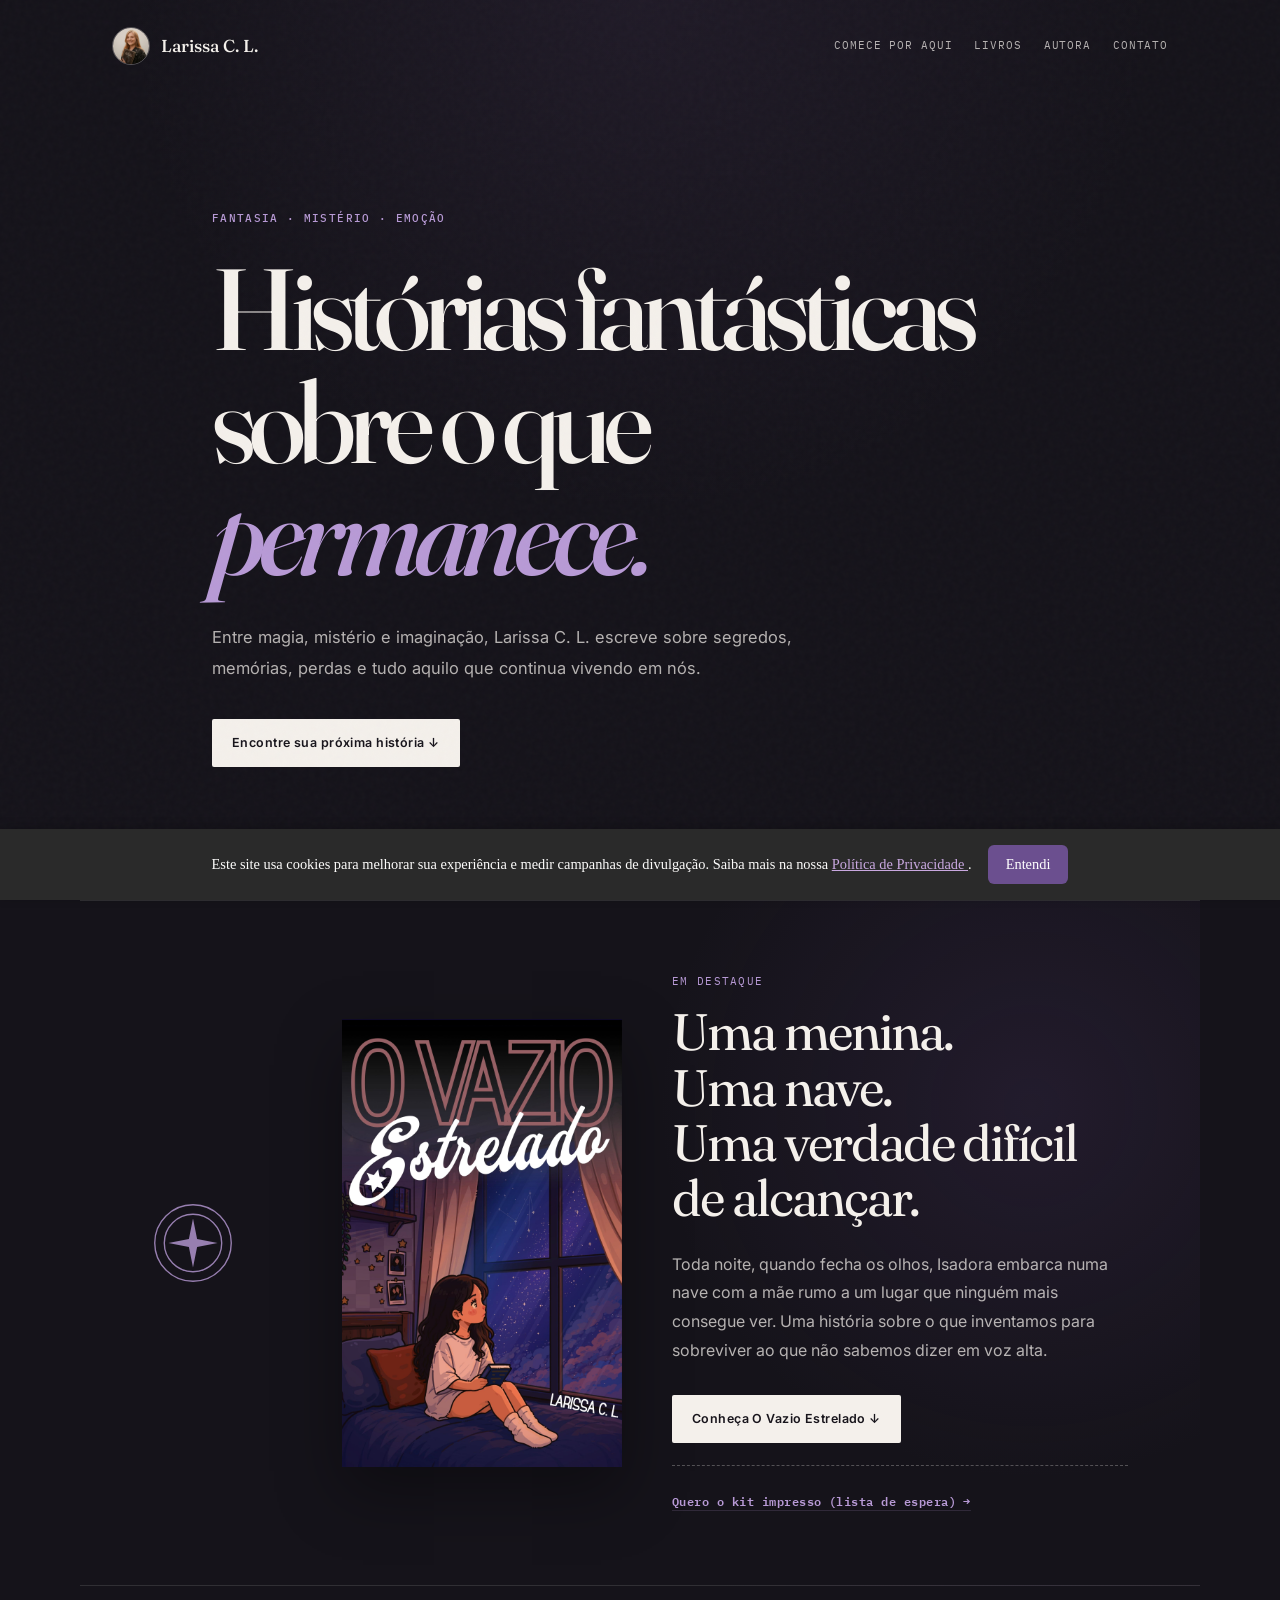
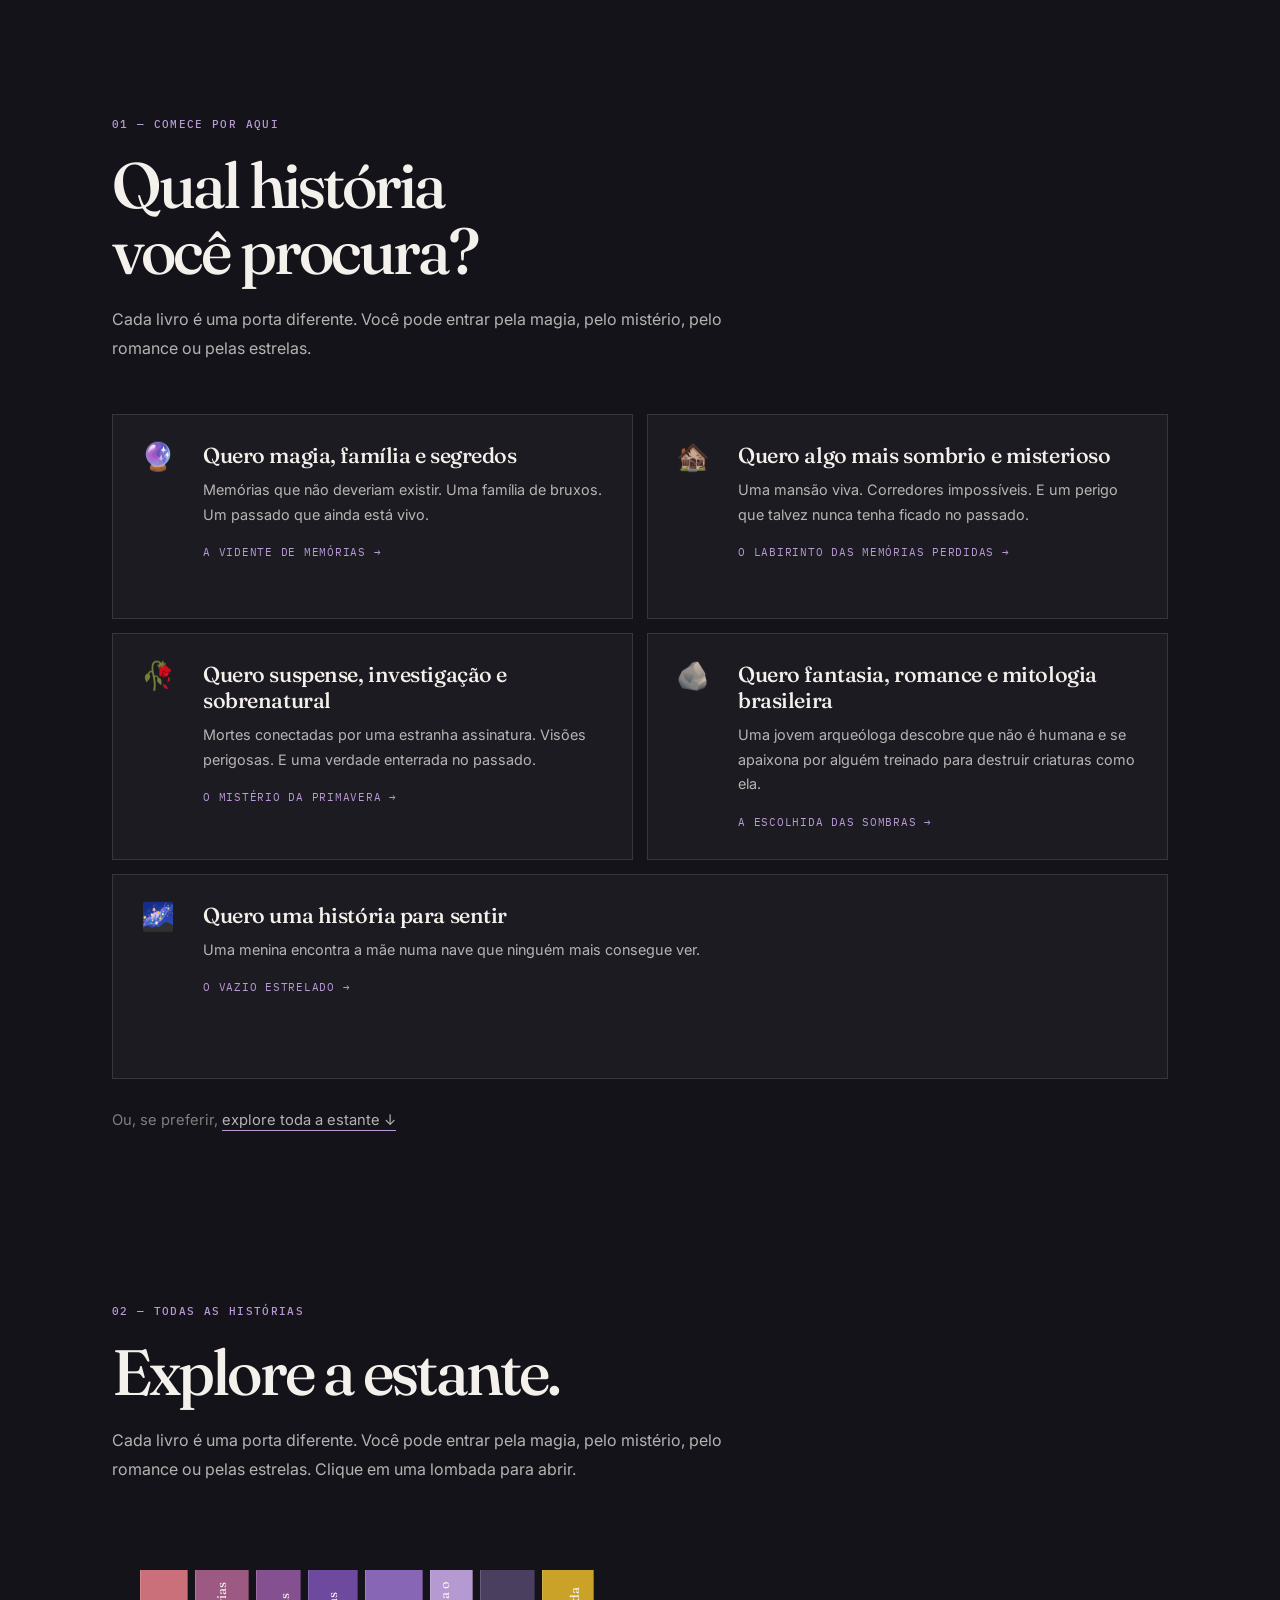
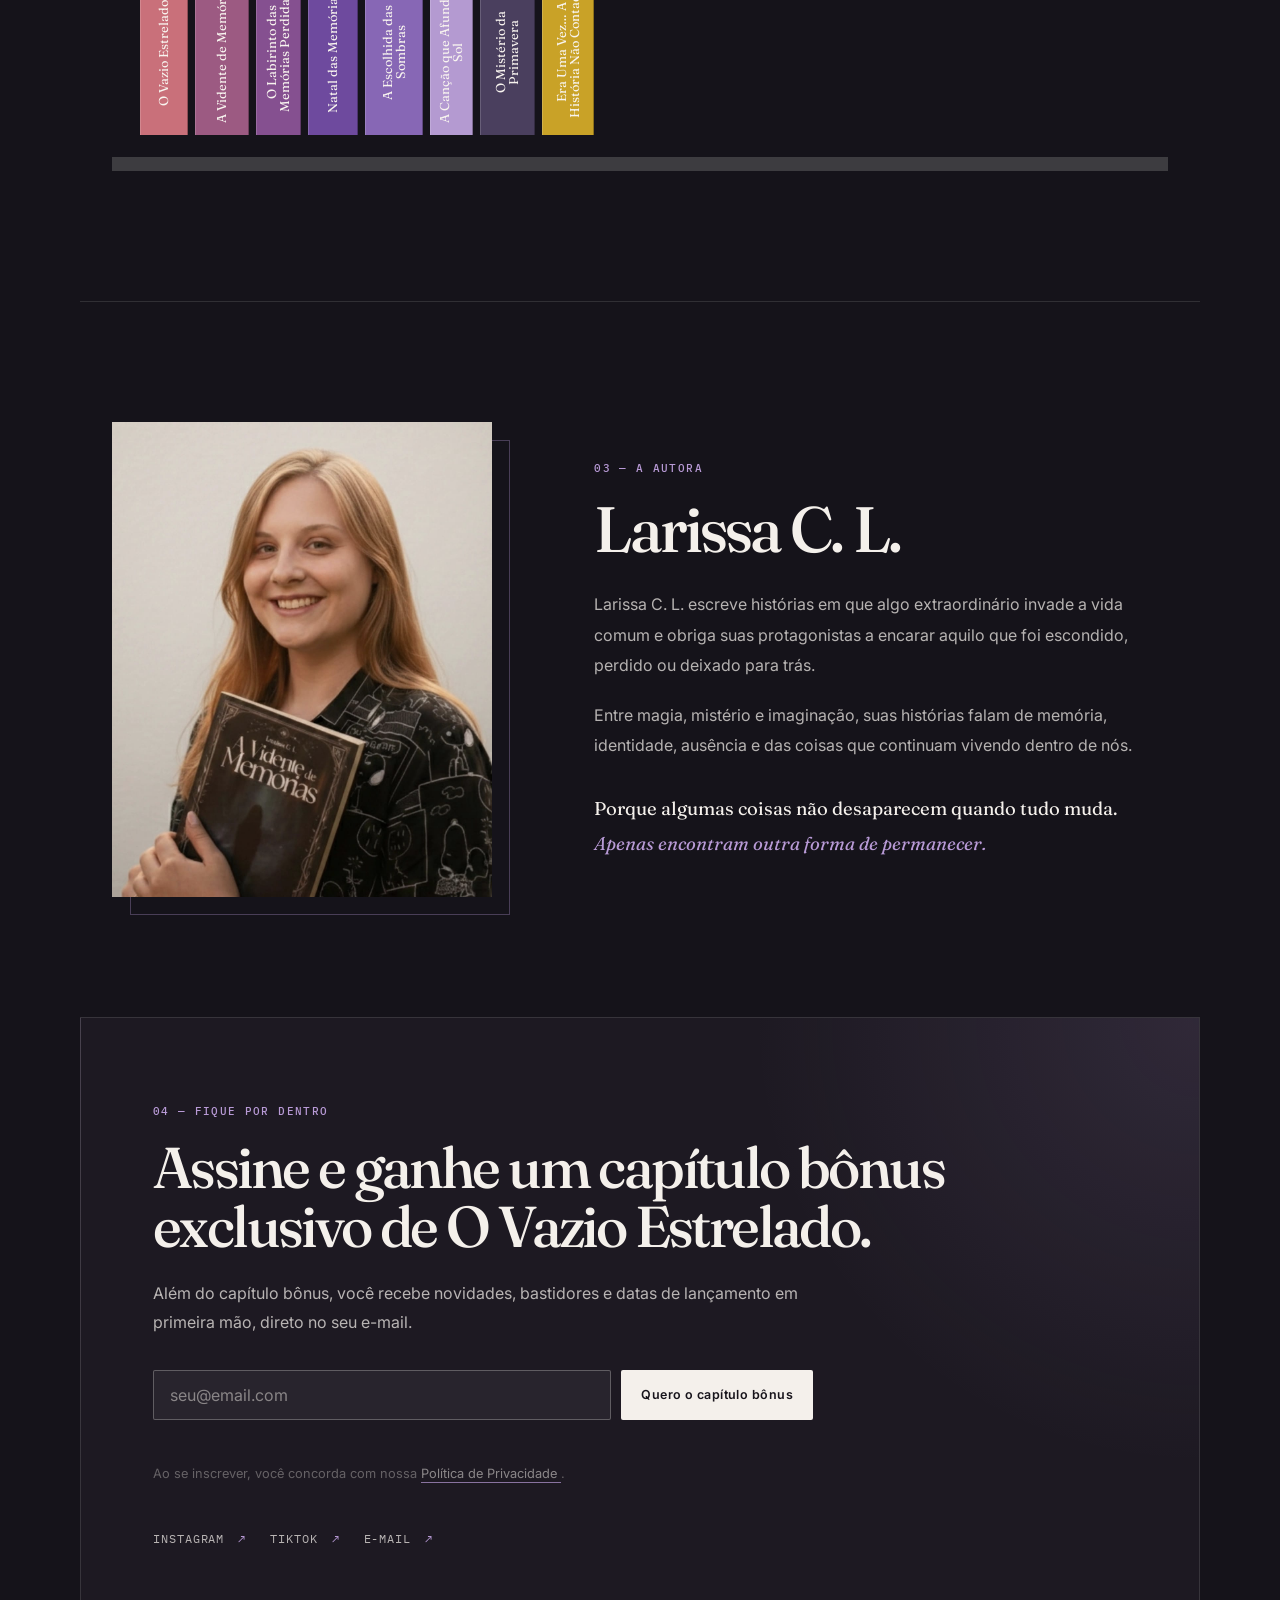
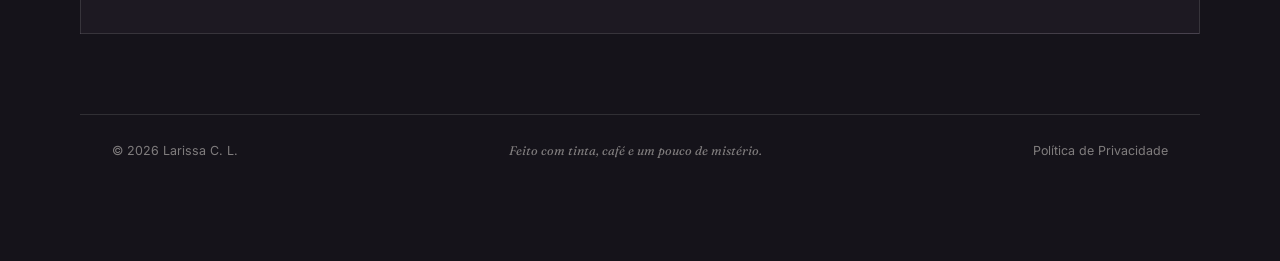
<file: index.html>
<!DOCTYPE html>
<html lang="pt-BR">

<head>
<meta charset="UTF-8">

<meta name="viewport" content="width=device-width, initial-scale=1.0">

<meta
  name="google-site-verification"
  content="cuv3bY3OhQ8v5rNJo01ytBoz14KcuwAs7c931UWcuzA"
/>

<title>Larissa C. L. | Histórias fantásticas sobre o que permanece</title>

<meta
  name="description"
  content="Larissa C. L. escreve fantasia, mistério e histórias emocionais sobre segredos, memórias, perdas e tudo aquilo que permanece em nós. Conheça seus livros."
>

<link
  rel="canonical"
  href="https://larissachlopes.github.io/autora-larissa/"
>


<!-- =========================================================
     OPEN GRAPH / COMPARTILHAMENTO
========================================================= -->

<meta property="og:type" content="website">

<meta
  property="og:url"
  content="https://larissachlopes.github.io/autora-larissa/"
>

<meta
  property="og:title"
  content="Larissa C. L. | Histórias fantásticas sobre o que permanece"
>

<meta
  property="og:description"
  content="Magia, mistério, segredos e estrelas. Conheça os livros de Larissa C. L."
>

<meta
  property="og:image"
  content="https://larissachlopes.github.io/autora-larissa/assets/autora/larissa.jpg"
>

<meta property="og:locale" content="pt_BR">


<!-- TWITTER / X -->

<meta name="twitter:card" content="summary_large_image">

<meta
  name="twitter:title"
  content="Larissa C. L. | Histórias fantásticas sobre o que permanece"
>

<meta
  name="twitter:description"
  content="Fantasia, mistério e histórias sobre tudo aquilo que permanece em nós."
>

<meta
  name="twitter:image"
  content="https://larissachlopes.github.io/autora-larissa/assets/autora/larissa.jpg"
>


<!-- =========================================================
     FONTES
========================================================= -->

<link rel="preconnect" href="https://fonts.googleapis.com">

<link
  rel="preconnect"
  href="https://fonts.gstatic.com"
  crossorigin
>

<link
  href="https://fonts.googleapis.com/css2?family=Fraunces:ital,opsz,wght@0,9..144,400;0,9..144,500;0,9..144,600;1,9..144,500;1,9..144,600&family=Inter:wght@400;500;600&family=IBM+Plex+Mono:wght@400;500&display=swap"
  rel="stylesheet"
>

<link rel="stylesheet" href="style.css?v=3">


<!-- =========================================================
     META PIXEL
========================================================= -->

<script>
!function(f,b,e,v,n,t,s)
{
  if(f.fbq)return;

  n=f.fbq=function()
  {
    n.callMethod ?
    n.callMethod.apply(n,arguments) :
    n.queue.push(arguments)
  };

  if(!f._fbq)f._fbq=n;

  n.push=n;
  n.loaded=!0;
  n.version='2.0';

  n.queue=[];

  t=b.createElement(e);
  t.async=!0;
  t.src=v;

  s=b.getElementsByTagName(e)[0];

  s.parentNode.insertBefore(t,s);

}
(
  window,
  document,
  'script',
  'https://connect.facebook.net/en_US/fbevents.js'
);

fbq('init', '2176163186285797');
fbq('track', 'PageView');
</script>


<!-- =========================================================
     SCHEMA.ORG — AUTORA
========================================================= -->

<script type="application/ld+json">
{
  "@context": "https://schema.org",
  "@type": "Person",
  "name": "Larissa C. L.",
  "url": "https://larissachlopes.github.io/autora-larissa/",
  "image": "https://larissachlopes.github.io/autora-larissa/assets/autora/larissa.jpg",
  "description": "Autora brasileira de fantasia, mistério e histórias emocionais sobre segredos, memórias e tudo aquilo que permanece.",
  "sameAs": [
    "https://www.instagram.com/autora_larissacl/",
    "https://www.tiktok.com/@larissa.autora"
  ]
}
</script>


<!-- =========================================================
     SCHEMA.ORG — LIVROS
========================================================= -->

<script type="application/ld+json">
{
  "@context": "https://schema.org",
  "@graph": [

    {
      "@type": "Book",
      "name": "O Vazio Estrelado",
      "author": {
        "@type": "Person",
        "name": "Larissa C. L."
      },
      "url": "https://www.amazon.com.br/dp/B0HCGM2V8C",
      "inLanguage": "pt-BR",
      "aggregateRating": {
        "@type": "AggregateRating",
        "ratingValue": "4.9",
        "bestRating": "5",
        "reviewCount": "11"
      }
    },

    {
      "@type": "Book",
      "name": "A Vidente de Memórias",
      "author": {
        "@type": "Person",
        "name": "Larissa C. L."
      },
      "url": "https://www.amazon.com.br/dp/B0F7GZW1WX",
      "inLanguage": "pt-BR",
      "aggregateRating": {
        "@type": "AggregateRating",
        "ratingValue": "4.8",
        "bestRating": "5",
        "reviewCount": "39"
      }
    },

    {
      "@type": "Book",
      "name": "O Labirinto das Memórias Perdidas",
      "author": {
        "@type": "Person",
        "name": "Larissa C. L."
      },
      "url": "https://www.amazon.com.br/dp/B0GLJM6M1T",
      "inLanguage": "pt-BR",
      "aggregateRating": {
        "@type": "AggregateRating",
        "ratingValue": "5.0",
        "bestRating": "5",
        "reviewCount": "7"
      }
    },

    {
      "@type": "Book",
      "name": "A Escolhida das Sombras",
      "author": {
        "@type": "Person",
        "name": "Larissa C. L."
      },
      "url": "https://www.amazon.com.br/dp/B0G965YWL4",
      "inLanguage": "pt-BR",
      "aggregateRating": {
        "@type": "AggregateRating",
        "ratingValue": "5.0",
        "bestRating": "5",
        "reviewCount": "12"
      }
    },

    {
      "@type": "Book",
      "name": "O Mistério da Primavera",
      "author": {
        "@type": "Person",
        "name": "Larissa C. L."
      },
      "url": "https://www.amazon.com.br/dp/B0FHV4N9TQ",
      "inLanguage": "pt-BR",
      "aggregateRating": {
        "@type": "AggregateRating",
        "ratingValue": "4.5",
        "bestRating": "5",
        "reviewCount": "22"
      }
    },

    {
      "@type": "Book",
      "name": "Natal das Memórias",
      "author": {
        "@type": "Person",
        "name": "Larissa C. L."
      },
      "url": "https://www.amazon.com.br/dp/B0G9539KYM",
      "inLanguage": "pt-BR"
    },

    {
      "@type": "Book",
      "name": "Era Uma Vez… A História Não Contada",
      "author": {
        "@type": "Person",
        "name": "Larissa C. L."
      },
      "url": "https://climaxeditorial.com.br/produto/era-uma-vez/",
      "inLanguage": "pt-BR"
    }

  ]
}
</script>

</head>


<body>

<!-- META PIXEL NOSCRIPT -->

<noscript>
  <img
    height="1"
    width="1"
    style="display:none"
    src="https://www.facebook.com/tr?id=2176163186285797&ev=PageView&noscript=1"
    alt=""
  >
</noscript>


<!-- TEXTURA -->

<div class="grain"></div>


<!-- =========================================================
     HEADER
========================================================= -->

<header class="site-header">

  <a class="brand" href="#topo">

    <img
      class="brand-photo"
      src="assets/autora/larissa.jpg"
      alt="Larissa C. L."
    >

    <span>Larissa C. L.</span>

  </a>


  <nav class="site-nav">

    <a href="#comece-aqui">Comece por aqui</a>

    <a href="#estante">Livros</a>

    <a href="#autora">Autora</a>

    <a href="#contato">Contato</a>

  </nav>

</header>


<main>


<!-- =========================================================
     HERO
========================================================= -->

<section class="hero" id="topo">

  <p class="eyebrow">
    FANTASIA · MISTÉRIO · EMOÇÃO
  </p>


  <h1 class="hero-title">
    Histórias fantásticas<br>
    sobre o que <em>permanece.</em>
  </h1>


  <p class="hero-sub">

    Entre magia, mistério e imaginação, Larissa C. L. escreve
    sobre segredos, memórias, perdas e tudo aquilo que continua
    vivendo em nós.

  </p>


  <a
    class="btn btn-primary"
    href="#comece-aqui"
  >
    Encontre sua próxima história ↓
  </a>

</section>



<!-- =========================================================
     DESTAQUE — O VAZIO ESTRELADO
========================================================= -->

<section
  class="teaser"
  id="teaser"
  aria-label="Livro em destaque"
>

  <div
    class="teaser-seal"
    aria-hidden="true"
  >

    <svg
      viewBox="0 0 60 60"
      xmlns="http://www.w3.org/2000/svg"
    >

      <circle
        cx="30"
        cy="30"
        r="28"
        fill="none"
        stroke="currentColor"
        stroke-width="1"
      />

      <circle
        cx="30"
        cy="30"
        r="21"
        fill="none"
        stroke="currentColor"
        stroke-width="1"
      />

      <path
        d="M30 12 L33 27 L48 30 L33 33 L30 48 L27 33 L12 30 L27 27 Z"
        fill="currentColor"
      />

    </svg>

  </div>


  <div class="teaser-cover">

    <img
      src="assets/capas/vazio-estrelado.jpg"
      alt="Capa do livro O Vazio Estrelado"
      loading="lazy"
    >

  </div>


  <div class="teaser-text">

    <p class="teaser-eyebrow">
      Em destaque
    </p>


    <p class="teaser-title">
      Uma menina.<br>
      Uma nave.<br>
      Uma verdade difícil de alcançar.
    </p>


    <p class="teaser-synopsis">

      Toda noite, quando fecha os olhos, Isadora embarca numa nave
      com a mãe rumo a um lugar que ninguém mais consegue ver.
      Uma história sobre o que inventamos para sobreviver ao que
      não sabemos dizer em voz alta.

    </p>


    <a
      class="btn btn-primary"
      href="#estante"
      id="teaser-cta"
      data-book-title="O Vazio Estrelado"
    >
      Conheça O Vazio Estrelado ↓
    </a>


    <!-- =====================================================
         INTERESSE NO KIT IMPRESSO (1ª LEVA)
    ====================================================== -->

    <div class="kit-interest" id="kit-interest">

      <button
        type="button"
        class="kit-interest-toggle"
        id="kit-interest-toggle"
        aria-expanded="false"
        aria-controls="kit-form-wrap"
      >
        Quero o kit impresso (lista de espera) →
      </button>


      <div
        class="kit-form-wrap"
        id="kit-form-wrap"
        hidden
      >

        <p class="kit-form-intro">

          Deixe seus dados e o endereço completo. A Larissa vai
          simular o frete pra sua região e te enviar o valor final
          antes de qualquer cobrança.

        </p>


        <form
          class="kit-form"
          id="kit-form"
          action="https://formspree.io/f/xoeabgak"
          method="POST"
        >

          <input
            type="hidden"
            name="_subject"
            value="Interesse no kit impresso — O Vazio Estrelado"
          >

          <div class="kit-form-grid">

            <label class="kit-field kit-field--full">
              <span>Nome completo</span>
              <input
                type="text"
                name="nome"
                id="kit-nome"
                required
                autocomplete="name"
              >
            </label>


            <label class="kit-field">
              <span>E-mail</span>
              <input
                type="email"
                name="email"
                id="kit-email"
                required
                autocomplete="email"
              >
            </label>


            <label class="kit-field">
              <span>WhatsApp / telefone</span>
              <input
                type="tel"
                name="telefone"
                id="kit-telefone"
                autocomplete="tel"
                placeholder="(00) 00000-0000"
              >
            </label>


            <label class="kit-field">
              <span>CEP</span>
              <input
                type="text"
                name="cep"
                id="kit-cep"
                required
                inputmode="numeric"
                placeholder="00000-000"
              >
            </label>


            <label class="kit-field">
              <span>Cidade</span>
              <input
                type="text"
                name="cidade"
                id="kit-cidade"
                required
                autocomplete="address-level2"
              >
            </label>


            <label class="kit-field">
              <span>Estado</span>
              <input
                type="text"
                name="estado"
                id="kit-estado"
                required
                autocomplete="address-level1"
                placeholder="Ex: RS"
              >
            </label>


            <label class="kit-field">
              <span>Bairro</span>
              <input
                type="text"
                name="bairro"
                id="kit-bairro"
                required
                autocomplete="address-level3"
              >
            </label>


            <label class="kit-field kit-field--full">
              <span>Endereço (rua e número)</span>
              <input
                type="text"
                name="endereco"
                id="kit-endereco"
                required
                autocomplete="street-address"
                placeholder="Rua, número"
              >
            </label>


            <label class="kit-field kit-field--full">
              <span>Complemento (opcional)</span>
              <input
                type="text"
                name="complemento"
                id="kit-complemento"
                autocomplete="address-line2"
                placeholder="Apto, bloco, ponto de referência..."
              >
            </label>

          </div>


          <button
            type="submit"
            class="btn btn-primary kit-form-submit"
          >
            Enviar interesse
          </button>


          <p
            class="kit-form-note"
            id="kit-form-note"
          ></p>

        </form>

      </div>

    </div>

  </div>

</section>



<!-- =========================================================
     COMECE POR AQUI
========================================================= -->

<section
  class="start-here"
  id="comece-aqui"
>


  <div class="start-here-intro">

    <p class="section-label">
      01 — Comece por aqui
    </p>


    <h2 class="section-title">
      Qual história<br>
      você procura?
    </h2>


    <p class="section-hint">

      Cada livro é uma porta diferente. Você pode entrar pela magia,
      pelo mistério, pelo romance ou pelas estrelas.

    </p>

  </div>



  <div class="story-paths">


    <!-- A VIDENTE -->

    <button
      class="story-path story-path--memory"
      type="button"
      data-book-title="A Vidente de Memórias"
    >

      <span class="story-path-icon">
        🔮
      </span>


      <span class="story-path-content">

        <span class="story-path-question">
          Quero magia, família e segredos
        </span>


        <span class="story-path-description">

          Memórias que não deveriam existir.
          Uma família de bruxos.
          Um passado que ainda está vivo.

        </span>


        <span class="story-path-book">
          A Vidente de Memórias →
        </span>

      </span>

    </button>



    <!-- LABIRINTO -->

    <button
      class="story-path story-path--labyrinth"
      type="button"
      data-book-title="O Labirinto das Memórias Perdidas"
    >

      <span class="story-path-icon">
        🏚️
      </span>


      <span class="story-path-content">

        <span class="story-path-question">
          Quero algo mais sombrio e misterioso
        </span>


        <span class="story-path-description">

          Uma mansão viva. Corredores impossíveis.
          E um perigo que talvez nunca tenha ficado no passado.

        </span>


        <span class="story-path-book">
          O Labirinto das Memórias Perdidas →
        </span>

      </span>

    </button>



    <!-- PRIMAVERA -->

    <button
      class="story-path story-path--spring"
      type="button"
      data-book-title="O Mistério da Primavera"
    >

      <span class="story-path-icon">
        🥀
      </span>


      <span class="story-path-content">

        <span class="story-path-question">
          Quero suspense, investigação e sobrenatural
        </span>


        <span class="story-path-description">

          Mortes conectadas por uma estranha assinatura.
          Visões perigosas.
          E uma verdade enterrada no passado.

        </span>


        <span class="story-path-book">
          O Mistério da Primavera →
        </span>

      </span>

    </button>



    <!-- ESCOLHIDA -->

    <button
      class="story-path story-path--shadows"
      type="button"
      data-book-title="A Escolhida das Sombras"
    >

      <span class="story-path-icon">
        🪨
      </span>


      <span class="story-path-content">

        <span class="story-path-question">
          Quero fantasia, romance e mitologia brasileira
        </span>


        <span class="story-path-description">

          Uma jovem arqueóloga descobre que não é humana e se
          apaixona por alguém treinado para destruir criaturas como ela.

        </span>


        <span class="story-path-book">
          A Escolhida das Sombras →
        </span>

      </span>

    </button>



    <!-- VAZIO -->

    <button
      class="story-path story-path--stars"
      type="button"
      data-book-title="O Vazio Estrelado"
    >

      <span class="story-path-icon">
        🌌
      </span>


      <span class="story-path-content">

        <span class="story-path-question">
          Quero uma história para sentir
        </span>


        <span class="story-path-description">

          Uma menina encontra a mãe numa nave que ninguém mais consegue ver.

        </span>


        <span class="story-path-book">
          O Vazio Estrelado →
        </span>

      </span>

    </button>


  </div>



  <p class="start-here-footer">

    Ou, se preferir,

    <a href="#estante">
      explore toda a estante ↓
    </a>

  </p>

</section>



<!-- =========================================================
     ESTANTE
========================================================= -->

<section
  class="estante"
  id="estante"
>

  <p class="section-label">
    02 — Todas as histórias
  </p>


  <h2 class="section-title">
    Explore a estante.
  </h2>


  <p class="section-hint">

    Cada livro é uma porta diferente.
    Você pode entrar pela magia, pelo mistério,
    pelo romance ou pelas estrelas.

    Clique em uma lombada para abrir.

  </p>



  <!-- ESTANTE GERADA PELO JAVASCRIPT -->

  <div
    class="shelf"
    id="shelf"
    role="list"
  ></div>



  <!-- DETALHES DO LIVRO -->

  <div
    class="book-detail"
    id="book-detail"
    hidden
  >

    <button
      class="detail-close"
      id="detail-close"
      aria-label="Fechar"
    >
      ×
    </button>


    <div
      class="detail-cover"
      id="detail-cover"
    ></div>


    <div class="detail-body">

      <p
        class="detail-series"
        id="detail-series"
      ></p>


      <h3
        class="detail-title"
        id="detail-title"
      ></h3>


      <div
        class="detail-rating"
        id="detail-rating"
      ></div>


      <p
        class="detail-synopsis"
        id="detail-synopsis"
      ></p>


      <blockquote
        class="detail-testimonial"
        id="detail-testimonial"
      ></blockquote>


      <div
        class="detail-actions"
        id="detail-actions"
      ></div>

    </div>

  </div>

</section>



<!-- =========================================================
     AUTORA
========================================================= -->

<section
  class="autora"
  id="autora"
>


  <div class="autora-portrait">

    <img
      src="assets/autora/larissa.jpg"
      alt="Retrato de Larissa C. L."
    >

  </div>



  <div class="autora-text">

    <p class="section-label">
      03 — A autora
    </p>


    <h2 class="section-title">
      Larissa C. L.
    </h2>


    <p>

      Larissa C. L. escreve histórias em que algo extraordinário invade
      a vida comum e obriga suas protagonistas a encarar aquilo que foi
      escondido, perdido ou deixado para trás.

    </p>


    <p>

      Entre magia, mistério e imaginação, suas histórias falam de memória,
      identidade, ausência e das coisas que continuam vivendo dentro de nós.

    </p>


    <p class="autora-signature">

      Porque algumas coisas não desaparecem quando tudo muda.

      <em>
        Apenas encontram outra forma de permanecer.
      </em>

    </p>

  </div>

</section>



<!-- =========================================================
     CONTATO / NEWSLETTER
========================================================= -->

<section
  class="contato"
  id="contato"
>

  <p class="section-label">
    04 — Fique por dentro
  </p>


  <h2 class="section-title">

    Assine e ganhe um capítulo bônus exclusivo
    de O Vazio Estrelado.

  </h2>


  <p class="section-hint">

    Além do capítulo bônus, você recebe novidades, bastidores
    e datas de lançamento em primeira mão, direto no seu e-mail.

  </p>



  <form
    class="newsletter-form"
    id="newsletter-form"
    action="https://formspree.io/f/mojgqkkl"
    method="POST"
  >

    <input
      type="email"
      name="email"
      placeholder="seu@email.com"
      required
      aria-label="Seu e-mail"
    >


    <button
      type="submit"
      class="btn btn-primary"
    >
      Quero o capítulo bônus
    </button>

  </form>



  <p
    class="form-note"
    id="form-note"
  ></p>



  <p
    class="privacy-note"
    style="
      font-size:0.8rem;
      opacity:0.7;
      margin-top:8px;
    "
  >

    Ao se inscrever, você concorda com nossa

    <a href="politica-de-privacidade.html">
      Política de Privacidade
    </a>.

  </p>



  <div class="social-row">

    <a
      href="https://www.instagram.com/autora_larissacl/"
      target="_blank"
      rel="noopener"
    >
      Instagram
    </a>


    <a
      href="https://www.tiktok.com/@larissa.autora"
      target="_blank"
      rel="noopener"
    >
      TikTok
    </a>


    <a href="mailto:larissachlopes@gmail.com">
      E-mail
    </a>

  </div>

</section>


</main>



<!-- =========================================================
     FOOTER
========================================================= -->

<footer class="site-footer">

  <span>
    © <span id="year"></span> Larissa C. L.
  </span>


  <span class="footer-note">
    Feito com tinta, café e um pouco de mistério.
  </span>


  <span class="footer-legal">

    <a href="politica-de-privacidade.html">
      Política de Privacidade
    </a>

  </span>

</footer>



<!-- =========================================================
     CTA FIXO MOBILE
========================================================= -->

<div
  class="sticky-cta"
  id="sticky-cta"
  hidden
>

  <span
    class="sticky-cta-title"
    id="sticky-cta-title"
  ></span>


  <a
    class="btn btn-primary"
    id="sticky-cta-link"
    target="_blank"
    rel="noopener"
  >
    Comprar
  </a>

</div>



<!-- =========================================================
     AVISO DE COOKIES
========================================================= -->

<div
  id="cookie-banner"

  style="
    position: fixed;
    bottom: 0;
    left: 0;
    right: 0;

    z-index: 9999;

    background: #2a2a2a;
    color: #fdfcfb;

    padding: 16px 20px;

    font-family: Georgia, 'Times New Roman', serif;
    font-size: 0.9rem;

    display: flex;
    flex-wrap: wrap;

    align-items: center;
    justify-content: center;

    gap: 16px;

    box-shadow: 0 -2px 10px rgba(0,0,0,0.2);
  "
>

  <span>

    Este site usa cookies para melhorar sua experiência
    e medir campanhas de divulgação.

    Saiba mais na nossa

    <a
      href="politica-de-privacidade.html"

      style="
        color:#c9a8e0;
        text-decoration: underline;
      "
    >
      Política de Privacidade
    </a>.

  </span>


  <button

    onclick="aceitarCookies()"

    style="
      background: #6b4f8f;
      color: #fff;

      border: none;

      padding: 8px 18px;

      border-radius: 6px;

      cursor: pointer;

      font-size: 0.9rem;
    "

  >
    Entendi
  </button>

</div>



<!-- =========================================================
     SCRIPT DOS COOKIES
========================================================= -->

<script>

function aceitarCookies()
{
  localStorage.setItem(
    'cookiesAceitos',
    'true'
  );

  document
    .getElementById('cookie-banner')
    .style.display = 'none';
}


window.addEventListener(
  'DOMContentLoaded',
  function()
  {

    if (
      localStorage.getItem('cookiesAceitos')
      === 'true'
    )
    {
      document
        .getElementById('cookie-banner')
        .style.display = 'none';
    }

  }
);

</script>



<!-- JAVASCRIPT PRINCIPAL -->

<script src="script.js"></script>

</body>
</html>
</file>
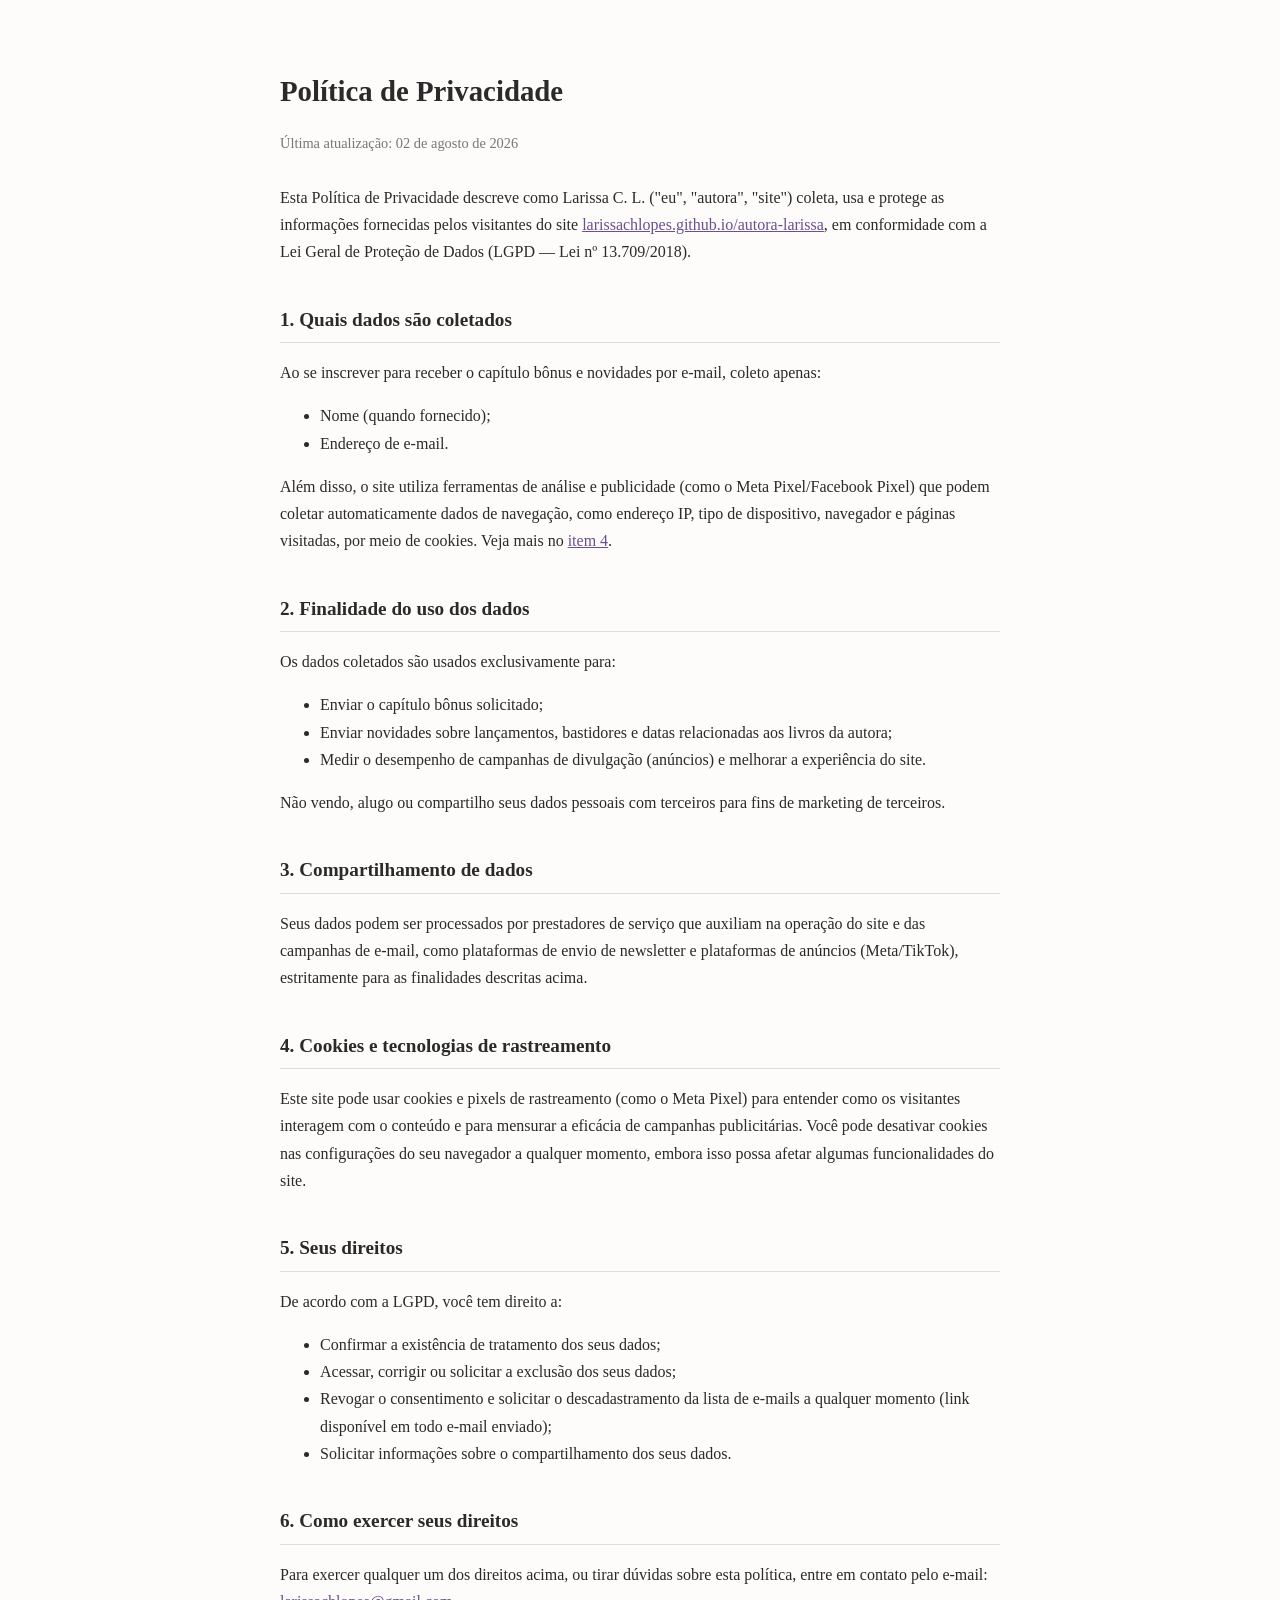
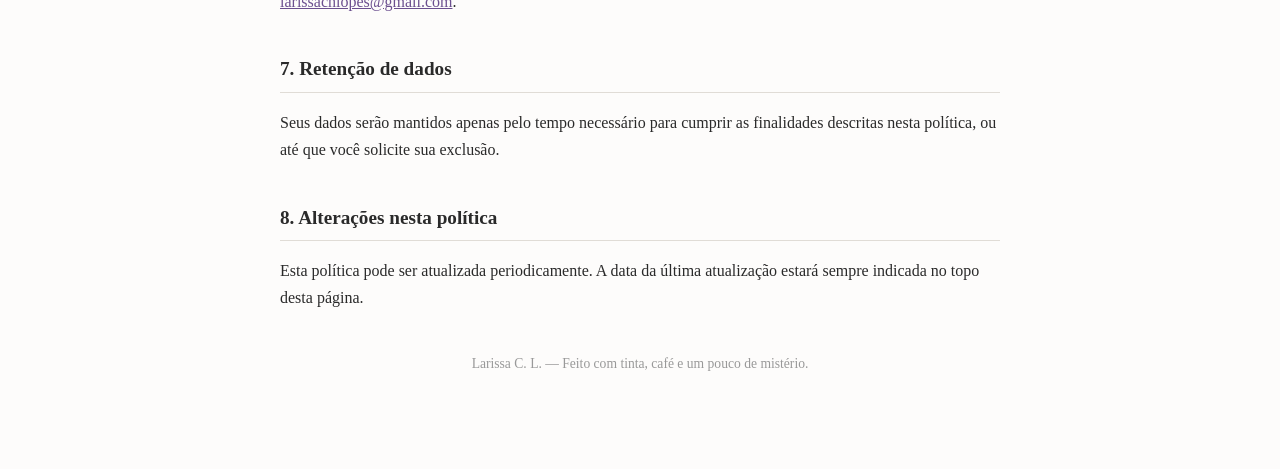
<file: politica-de-privacidade.html>
<!DOCTYPE html>
<html lang="pt-BR">
<head>
<meta charset="UTF-8">
<meta name="viewport" content="width=device-width, initial-scale=1.0">
<title>Política de Privacidade — Larissa C. L.</title>
<style>
  body {
    font-family: Georgia, 'Times New Roman', serif;
    max-width: 720px;
    margin: 0 auto;
    padding: 48px 24px 80px;
    line-height: 1.7;
    color: #2a2a2a;
    background: #fdfcfb;
  }
  h1 {
    font-size: 1.8rem;
    margin-bottom: 0.2em;
  }
  h2 {
    font-size: 1.2rem;
    margin-top: 2em;
    border-bottom: 1px solid #e0dcd6;
    padding-bottom: 0.3em;
  }
  .updated {
    color: #777;
    font-size: 0.9rem;
    margin-bottom: 2em;
  }
  a {
    color: #6b4f8f;
  }
  footer {
    margin-top: 3em;
    font-size: 0.85rem;
    color: #999;
    text-align: center;
  }
</style>
</head>
<body>

<h1>Política de Privacidade</h1>
<p class="updated">Última atualização: 02 de agosto de 2026</p>

<p>Esta Política de Privacidade descreve como Larissa C. L. ("eu", "autora", "site") coleta, usa e protege as informações fornecidas pelos visitantes do site <a href="https://larissachlopes.github.io/autora-larissa/">larissachlopes.github.io/autora-larissa</a>, em conformidade com a Lei Geral de Proteção de Dados (LGPD — Lei nº 13.709/2018).</p>

<h2>1. Quais dados são coletados</h2>
<p>Ao se inscrever para receber o capítulo bônus e novidades por e-mail, coleto apenas:</p>
<ul>
  <li>Nome (quando fornecido);</li>
  <li>Endereço de e-mail.</li>
</ul>
<p>Além disso, o site utiliza ferramentas de análise e publicidade (como o Meta Pixel/Facebook Pixel) que podem coletar automaticamente dados de navegação, como endereço IP, tipo de dispositivo, navegador e páginas visitadas, por meio de cookies. Veja mais no <a href="#cookies">item 4</a>.</p>

<h2>2. Finalidade do uso dos dados</h2>
<p>Os dados coletados são usados exclusivamente para:</p>
<ul>
  <li>Enviar o capítulo bônus solicitado;</li>
  <li>Enviar novidades sobre lançamentos, bastidores e datas relacionadas aos livros da autora;</li>
  <li>Medir o desempenho de campanhas de divulgação (anúncios) e melhorar a experiência do site.</li>
</ul>
<p>Não vendo, alugo ou compartilho seus dados pessoais com terceiros para fins de marketing de terceiros.</p>

<h2>3. Compartilhamento de dados</h2>
<p>Seus dados podem ser processados por prestadores de serviço que auxiliam na operação do site e das campanhas de e-mail, como plataformas de envio de newsletter e plataformas de anúncios (Meta/TikTok), estritamente para as finalidades descritas acima.</p>

<h2 id="cookies">4. Cookies e tecnologias de rastreamento</h2>
<p>Este site pode usar cookies e pixels de rastreamento (como o Meta Pixel) para entender como os visitantes interagem com o conteúdo e para mensurar a eficácia de campanhas publicitárias. Você pode desativar cookies nas configurações do seu navegador a qualquer momento, embora isso possa afetar algumas funcionalidades do site.</p>

<h2>5. Seus direitos</h2>
<p>De acordo com a LGPD, você tem direito a:</p>
<ul>
  <li>Confirmar a existência de tratamento dos seus dados;</li>
  <li>Acessar, corrigir ou solicitar a exclusão dos seus dados;</li>
  <li>Revogar o consentimento e solicitar o descadastramento da lista de e-mails a qualquer momento (link disponível em todo e-mail enviado);</li>
  <li>Solicitar informações sobre o compartilhamento dos seus dados.</li>
</ul>

<h2>6. Como exercer seus direitos</h2>
<p>Para exercer qualquer um dos direitos acima, ou tirar dúvidas sobre esta política, entre em contato pelo e-mail: <a href="mailto:larissachlopes@gmail.com">larissachlopes@gmail.com</a>.</p>

<h2>7. Retenção de dados</h2>
<p>Seus dados serão mantidos apenas pelo tempo necessário para cumprir as finalidades descritas nesta política, ou até que você solicite sua exclusão.</p>

<h2>8. Alterações nesta política</h2>
<p>Esta política pode ser atualizada periodicamente. A data da última atualização estará sempre indicada no topo desta página.</p>

<footer>
  <p>Larissa C. L. — Feito com tinta, café e um pouco de mistério.</p>
</footer>

</body>
</html>
</file>
<file: style.css>
/* =========================================================
   LARISSA C. L. — SITE
   ========================================================= */


/* =========================================================
   VARIÁVEIS
   ========================================================= */

:root {
  --bg: #15131a;
  --bg-soft: #1d1922;
  --bg-card: rgba(255, 255, 255, 0.035);

  --text: #f4f0eb;
  --text-soft: rgba(244, 240, 235, 0.72);
  --text-muted: rgba(244, 240, 235, 0.48);

  --line: rgba(244, 240, 235, 0.12);
  --line-strong: rgba(244, 240, 235, 0.28);

  --accent: #b89ad6;
  --accent-soft: rgba(184, 154, 214, 0.16);

  --serif: "Fraunces", Georgia, serif;
  --sans: "Inter", Arial, sans-serif;
  --mono: "IBM Plex Mono", monospace;

  --max-width: 1120px;
}


/* =========================================================
   RESET
   ========================================================= */

* {
  box-sizing: border-box;
}

html {
  scroll-behavior: smooth;
  scroll-padding-top: 100px;
}

body {
  margin: 0;
  min-width: 320px;

  background:
    radial-gradient(
      circle at 50% 0%,
      rgba(104, 77, 128, 0.13),
      transparent 32rem
    ),
    var(--bg);

  color: var(--text);

  font-family: var(--sans);
  font-size: 16px;
  line-height: 1.6;

  overflow-x: hidden;
}

body,
button,
input {
  font-family: var(--sans);
}

button,
input {
  font: inherit;
}

button {
  border: 0;
}

img {
  display: block;
  max-width: 100%;
}

a {
  color: inherit;
}

main {
  position: relative;
  z-index: 1;
}


/* =========================================================
   TEXTURA
   ========================================================= */

.grain {
  position: fixed;
  inset: 0;

  pointer-events: none;

  opacity: 0.035;

  z-index: 20;

  background-image:
    url("data:image/svg+xml,%3Csvg viewBox='0 0 180 180' xmlns='http://www.w3.org/2000/svg'%3E%3Cfilter id='noise'%3E%3CfeTurbulence type='fractalNoise' baseFrequency='.9' numOctaves='4' stitchTiles='stitch'/%3E%3C/filter%3E%3Crect width='100%25' height='100%25' filter='url(%23noise)' opacity='.7'/%3E%3C/svg%3E");
}


/* =========================================================
   HEADER
   ========================================================= */

.site-header {
  width: 100%;
  max-width: var(--max-width);

  min-height: 92px;

  margin: 0 auto;
  padding: 18px 32px;

  display: flex;
  align-items: center;
  justify-content: space-between;
  gap: 30px;

  position: relative;
  z-index: 10;
}

.brand {
  display: inline-flex;
  align-items: center;
  gap: 11px;

  text-decoration: none;

  font-family: var(--serif);
  font-size: 1.08rem;
  font-weight: 500;
}

.brand-photo {
  width: 38px;
  height: 38px;

  border-radius: 50%;

  object-fit: cover;

  border: 1px solid var(--line-strong);
}

.site-nav {
  display: flex;
  align-items: center;
  gap: 22px;
}

.site-nav a {
  position: relative;

  text-decoration: none;

  color: var(--text-soft);

  font-family: var(--mono);
  font-size: 0.68rem;

  text-transform: uppercase;
  letter-spacing: 0.08em;

  transition: color 0.2s ease;
}

.site-nav a::after {
  content: "";

  position: absolute;

  left: 0;
  bottom: -6px;

  width: 0;
  height: 1px;

  background: var(--accent);

  transition: width 0.25s ease;
}

.site-nav a:hover {
  color: var(--text);
}

.site-nav a:hover::after {
  width: 100%;
}


/* =========================================================
   ELEMENTOS GERAIS
   ========================================================= */

.section-label,
.eyebrow {
  margin: 0 0 18px;

  color: var(--accent);

  font-family: var(--mono);
  font-size: 0.7rem;

  font-weight: 500;

  letter-spacing: 0.12em;
  text-transform: uppercase;
}

.section-title {
  margin: 0;

  font-family: var(--serif);

  font-size: clamp(2.3rem, 5vw, 4.8rem);

  font-weight: 500;

  line-height: 1.02;

  letter-spacing: -0.045em;
}

.section-hint {
  max-width: 640px;

  margin: 22px 0 0;

  color: var(--text-soft);

  font-size: 1rem;
  line-height: 1.8;
}


/* =========================================================
   BOTÕES
   ========================================================= */

.btn {
  min-height: 48px;

  display: inline-flex;
  align-items: center;
  justify-content: center;

  padding: 13px 20px;

  border-radius: 2px;

  text-decoration: none;

  cursor: pointer;

  font-size: 0.78rem;
  font-weight: 600;

  letter-spacing: 0.035em;

  transition:
    transform 0.2s ease,
    background 0.2s ease,
    border-color 0.2s ease,
    color 0.2s ease;
}

.btn:hover {
  transform: translateY(-2px);
}

.btn-primary {
  background: var(--text);
  color: #18151c;
}

.btn-primary:hover {
  background: var(--accent);
  color: #1a1520;
}


/* =========================================================
   HERO
   ========================================================= */

.hero {
  width: 100%;
  max-width: 920px;

  min-height: calc(100vh - 92px);

  margin: 0 auto;

  padding: 115px 32px 130px;

  display: flex;
  flex-direction: column;
  justify-content: center;
  align-items: flex-start;
}

.hero .eyebrow {
  margin-bottom: 24px;
}

.hero-title {
  max-width: 850px;

  margin: 0;

  font-family: var(--serif);

  font-size: clamp(3.7rem, 9vw, 7.5rem);

  font-weight: 500;

  line-height: 0.98;

  letter-spacing: -0.06em;
}

.hero-title em {
  color: var(--accent);

  font-weight: 500;
}

.hero-sub {
  max-width: 610px;

  margin: 32px 0 36px;

  color: var(--text-soft);

  font-size: 1.03rem;

  line-height: 1.85;
}


/* =========================================================
   TEASER
   ========================================================= */

.teaser {
  width: calc(100% - 64px);
  max-width: var(--max-width);

  margin: 0 auto;

  padding: 72px;

  display: grid;
  grid-template-columns: 140px minmax(180px, 280px) minmax(0, 1fr);
  gap: 50px;

  align-items: center;

  position: relative;

  border-top: 1px solid var(--line);
  border-bottom: 1px solid var(--line);

  background:
    radial-gradient(
      circle at 85% 30%,
      rgba(95, 65, 128, 0.18),
      transparent 35%
    );
}

.teaser-seal {
  width: 82px;
  height: 82px;

  color: var(--accent);

  opacity: 0.8;
}

.teaser-cover {
  width: 100%;
}

.teaser-cover img {
  width: 100%;

  box-shadow:
    0 25px 60px rgba(0, 0, 0, 0.35);
}

.teaser-text {
  max-width: 560px;
}

.teaser-eyebrow {
  margin: 0 0 14px;

  color: var(--accent);

  font-family: var(--mono);
  font-size: 0.68rem;

  text-transform: uppercase;
  letter-spacing: 0.12em;
}

.teaser-title {
  margin: 0;

  font-family: var(--serif);

  font-size: clamp(2rem, 4vw, 3.6rem);

  line-height: 1.08;

  letter-spacing: -0.04em;
}

.teaser-synopsis {
  max-width: 530px;

  margin: 24px 0 30px;

  color: var(--text-soft);

  line-height: 1.8;
}


/* =========================================================
   INTERESSE NO KIT IMPRESSO (1ª LEVA)
   ========================================================= */

.kit-interest {
  max-width: 560px;

  margin-top: 22px;

  padding-top: 22px;

  border-top: 1px dashed var(--line-strong);
}

.kit-interest-toggle {
  background: transparent;

  padding: 0;

  color: var(--accent);

  font-family: var(--mono);
  font-size: 0.74rem;

  font-weight: 600;

  letter-spacing: 0.04em;

  text-decoration: underline;
  text-underline-offset: 4px;
  text-decoration-color: var(--accent-soft);

  cursor: pointer;

  transition: color 0.2s ease;
}

.kit-interest-toggle:hover {
  color: var(--text);
}

.kit-form-wrap {
  margin-top: 20px;
}

.kit-form-wrap[hidden] {
  display: none;
}

.kit-form-intro {
  max-width: 480px;

  margin: 0 0 18px;

  color: var(--text-soft);

  font-size: 0.88rem;

  line-height: 1.7;
}

.kit-form-grid {
  display: grid;
  grid-template-columns: 1fr 1fr;

  gap: 12px;
}

.kit-field {
  display: flex;
  flex-direction: column;

  gap: 6px;
}

.kit-field--full {
  grid-column: 1 / -1;
}

.kit-field span {
  color: var(--text-muted);

  font-family: var(--mono);
  font-size: 0.62rem;

  letter-spacing: 0.06em;
  text-transform: uppercase;
}

.kit-field input {
  min-height: 44px;

  padding: 0 14px;

  background: rgba(255, 255, 255, 0.05);

  border: 1px solid var(--line-strong);

  border-radius: 2px;

  color: var(--text);

  outline: none;

  transition:
    border-color 0.2s ease,
    background 0.2s ease;
}

.kit-field input::placeholder {
  color: var(--text-muted);
}

.kit-field input:focus {
  background: rgba(255, 255, 255, 0.075);

  border-color: var(--accent);
}

.kit-form-submit {
  margin-top: 18px;
}

.kit-form-note {
  min-height: 20px;

  margin: 12px 0 0;

  color: var(--accent);

  font-size: 0.82rem;

  line-height: 1.5;
}


/* =========================================================
   COMECE POR AQUI
   ========================================================= */

.start-here {
  width: 100%;
  max-width: var(--max-width);

  margin: 0 auto;

  padding: 130px 32px;
}

.start-here-intro {
  max-width: 720px;

  margin-bottom: 52px;
}

.story-paths {
  display: grid;
  grid-template-columns: repeat(2, minmax(0, 1fr));

  gap: 14px;
}


/* O último card ocupa a largura inteira e cria uma
   sensação de "quinta porta" especial */

.story-path:last-child {
  grid-column: 1 / -1;
}


.story-path {
  width: 100%;
  min-height: 205px;

  padding: 28px;

  display: flex;
  align-items: flex-start;
  gap: 20px;

  position: relative;

  overflow: hidden;

  background: var(--bg-card);

  border: 1px solid var(--line);

  color: var(--text);

  text-align: left;

  cursor: pointer;

  transition:
    transform 0.25s ease,
    background 0.25s ease,
    border-color 0.25s ease;
}

.story-path::before {
  content: "";

  position: absolute;
  inset: 0;

  opacity: 0;

  background:
    radial-gradient(
      circle at 0% 0%,
      rgba(184, 154, 214, 0.14),
      transparent 55%
    );

  transition: opacity 0.3s ease;
}

.story-path:hover {
  transform: translateY(-4px);

  background: rgba(255, 255, 255, 0.055);

  border-color: var(--line-strong);
}

.story-path:hover::before {
  opacity: 1;
}

.story-path:focus-visible {
  outline: 2px solid var(--accent);
  outline-offset: 4px;
}

.story-path-icon {
  position: relative;
  z-index: 1;

  flex: 0 0 auto;

  width: 42px;

  font-size: 1.7rem;
  line-height: 1;
}

.story-path-content {
  position: relative;
  z-index: 1;

  display: flex;
  flex-direction: column;

  gap: 9px;
}

.story-path-question {
  font-family: var(--serif);

  font-size: 1.35rem;
  font-weight: 500;

  line-height: 1.2;

  letter-spacing: -0.02em;
}

.story-path-description {
  max-width: 540px;

  color: var(--text-soft);

  font-size: 0.9rem;

  line-height: 1.7;
}

.story-path-book {
  margin-top: auto;
  padding-top: 8px;

  color: var(--accent);

  font-family: var(--mono);
  font-size: 0.68rem;

  letter-spacing: 0.07em;

  text-transform: uppercase;
}

.start-here-footer {
  margin: 30px 0 0;

  color: var(--text-muted);

  font-size: 0.92rem;
}

.start-here-footer a {
  color: var(--text-soft);

  text-decoration: underline;

  text-decoration-color: var(--accent);

  text-underline-offset: 5px;
}


/* =========================================================
   ESTANTE
   ========================================================= */

.estante {
  width: 100%;
  max-width: var(--max-width);

  margin: 0 auto;

  padding: 40px 32px 130px;
}

.estante .section-hint {
  margin-bottom: 55px;
}

.shelf {
  min-height: 230px;

  padding: 32px 28px 22px;

  display: flex;
  align-items: flex-end;
  gap: 7px;

  position: relative;

  /*
     Sem overflow por padrão: só vira rolável
     (via .shelf--scrollable) quando os livros
     realmente não cabem na largura disponível.
  */

  overflow-x: hidden;

  border-bottom: 14px solid rgba(244, 240, 235, 0.18);

  scrollbar-width: thin;
  scrollbar-color: var(--accent-soft) transparent;
}

.shelf--scrollable {

  overflow-x: auto;

}

.shelf::before {
  content: "";

  position: absolute;

  left: 0;
  right: 0;
  bottom: -15px;

  height: 4px;

  background:
    linear-gradient(
      90deg,
      transparent,
      var(--accent),
      transparent
    );

  opacity: 0.45;
}


/* =========================================================
   LIVROS DA ESTANTE
   O script cria esses elementos dinamicamente.
   ========================================================= */

.book-spine,
.shelf-book {
  flex: 0 0 auto;

  height: 165px;

  display: flex;
  align-items: center;
  justify-content: center;

  padding: 10px 8px;

  border: 0;

  color: #f8f4ef;

  cursor: pointer;

  position: relative;

  box-shadow:
    inset 1px 0 rgba(255, 255, 255, 0.16),
    inset -1px 0 rgba(0, 0, 0, 0.3);

  transition:
    transform 0.25s ease,
    filter 0.25s ease;
}

.book-spine:hover,
.shelf-book:hover {
  transform: translateY(-12px);

  filter: brightness(1.12);
}

.book-spine:focus-visible,
.shelf-book:focus-visible {
  outline: 2px solid var(--text);
  outline-offset: 4px;
}


/* Algumas possíveis estruturas de texto do script */

.book-spine-title,
.shelf-book-title {
  font-family: var(--serif);

  font-size: 0.8rem;

  line-height: 1.05;

  writing-mode: vertical-rl;

  transform: rotate(180deg);

  text-align: center;
}


/* =========================================================
   DETALHE DO LIVRO
   ========================================================= */

.book-detail {
  margin-top: 70px;

  padding: 42px;

  display: grid;
  grid-template-columns: minmax(170px, 270px) minmax(0, 1fr);
  gap: 55px;

  position: relative;

  border: 1px solid var(--line);

  background:
    linear-gradient(
      135deg,
      rgba(255, 255, 255, 0.045),
      rgba(255, 255, 255, 0.015)
    );
}

.book-detail[hidden] {
  display: none;
}

.detail-close {
  width: 38px;
  height: 38px;

  position: absolute;

  top: 16px;
  right: 16px;

  display: grid;
  place-items: center;

  background: transparent;

  color: var(--text-soft);

  font-size: 2rem;
  line-height: 1;

  cursor: pointer;

  transition: color 0.2s ease;
}

.detail-close:hover {
  color: var(--accent);
}

.detail-cover {
  width: 100%;
}

.detail-cover img {
  width: 100%;

  box-shadow:
    0 22px 55px rgba(0, 0, 0, 0.38);
}

.detail-body {
  padding: 8px 25px 10px 0;
}

.detail-series {
  margin: 0 0 12px;

  color: var(--accent);

  font-family: var(--mono);
  font-size: 0.68rem;

  letter-spacing: 0.09em;
  text-transform: uppercase;
}

.detail-title {
  margin: 0;

  font-family: var(--serif);

  font-size: clamp(2rem, 4vw, 3.8rem);

  font-weight: 500;

  line-height: 1.05;

  letter-spacing: -0.045em;
}

.detail-rating {
  margin-top: 18px;

  color: var(--text-soft);

  font-size: 0.88rem;
}

.detail-synopsis {
  max-width: 680px;

  margin: 25px 0 0;

  color: var(--text-soft);

  line-height: 1.85;
}

.detail-testimonial {
  max-width: 650px;

  margin: 30px 0 0;
  padding: 18px 0 18px 22px;

  border-left: 2px solid var(--accent);

  color: var(--text);

  font-family: var(--serif);

  font-size: 1.05rem;
  font-style: italic;

  line-height: 1.65;
}

.detail-actions {
  margin-top: 32px;

  display: flex;
  flex-wrap: wrap;

  gap: 12px;
}


/* Links e botões que o script pode inserir */

.detail-actions a,
.detail-actions button {
  min-height: 46px;

  padding: 12px 18px;

  display: inline-flex;
  align-items: center;
  justify-content: center;

  background: var(--text);

  color: #18151c;

  text-decoration: none;

  font-size: 0.76rem;
  font-weight: 600;

  cursor: pointer;

  transition:
    transform 0.2s ease,
    background 0.2s ease;
}

.detail-actions a:hover,
.detail-actions button:hover {
  transform: translateY(-2px);

  background: var(--accent);
}


/* =========================================================
   AUTORA
   ========================================================= */

.autora {
  width: 100%;
  max-width: var(--max-width);

  margin: 0 auto;

  padding: 120px 32px;

  display: grid;
  grid-template-columns: minmax(240px, 380px) minmax(0, 1fr);
  gap: clamp(45px, 8vw, 110px);

  align-items: center;

  border-top: 1px solid var(--line);
}

.autora-portrait {
  position: relative;
}

.autora-portrait::after {
  content: "";

  position: absolute;

  inset: 18px -18px -18px 18px;

  border: 1px solid var(--accent);

  opacity: 0.32;

  z-index: -1;
}

.autora-portrait img {
  width: 100%;

  aspect-ratio: 4 / 5;

  object-fit: cover;

  filter: saturate(0.88);
}

.autora-text {
  max-width: 620px;
}

.autora-text .section-title {
  margin-bottom: 28px;
}

.autora-text p:not(.section-label) {
  margin: 0 0 19px;

  color: var(--text-soft);

  line-height: 1.9;
}

.autora-signature {
  margin-top: 34px !important;
  margin-bottom: 0 !important;

  color: var(--text) !important;

  font-family: var(--serif);

  font-size: 1.16rem;

  line-height: 1.65 !important;
}

.autora-signature em {
  display: block;

  margin-top: 4px;

  color: var(--accent);
}


/* =========================================================
   NEWSLETTER / CONTATO
   ========================================================= */

.contato {
  width: calc(100% - 64px);
  max-width: var(--max-width);

  margin: 0 auto 80px;

  padding: 85px 72px;

  background:
    radial-gradient(
      circle at 100% 0%,
      rgba(184, 154, 214, 0.12),
      transparent 35%
    ),
    var(--bg-soft);

  border: 1px solid var(--line);
}

.contato .section-title {
  max-width: 850px;

  font-size: clamp(2rem, 4.5vw, 4.2rem);
}

.contato .section-hint {
  max-width: 650px;
}

.newsletter-form {
  max-width: 660px;

  margin-top: 34px;

  display: flex;
  gap: 10px;
}

.newsletter-form input {
  flex: 1;

  min-width: 0;
  min-height: 50px;

  padding: 0 16px;

  background: rgba(255, 255, 255, 0.05);

  border: 1px solid var(--line-strong);

  border-radius: 2px;

  color: var(--text);

  outline: none;

  transition:
    border-color 0.2s ease,
    background 0.2s ease;
}

.newsletter-form input::placeholder {
  color: var(--text-muted);
}

.newsletter-form input:focus {
  background: rgba(255, 255, 255, 0.075);

  border-color: var(--accent);
}

.newsletter-form .btn {
  flex: 0 0 auto;
}

.form-note {
  min-height: 24px;

  margin: 12px 0 0;

  color: var(--accent);

  font-size: 0.86rem;
}

.privacy-note {
  color: var(--text-muted);
}

.privacy-note a {
  color: var(--text-soft);

  text-decoration-color: var(--accent);

  text-underline-offset: 4px;
}

.social-row {
  margin-top: 45px;

  display: flex;
  flex-wrap: wrap;

  gap: 24px;
}

.social-row a {
  position: relative;

  color: var(--text-soft);

  text-decoration: none;

  font-family: var(--mono);
  font-size: 0.72rem;

  text-transform: uppercase;
  letter-spacing: 0.08em;
}

.social-row a::after {
  content: "↗";

  margin-left: 6px;

  color: var(--accent);
}


/* =========================================================
   FOOTER
   ========================================================= */

.site-footer {
  width: 100%;
  max-width: var(--max-width);

  margin: 0 auto;

  padding: 26px 32px 100px;

  display: flex;
  align-items: center;
  justify-content: space-between;
  flex-wrap: wrap;

  gap: 18px;

  color: var(--text-muted);

  border-top: 1px solid var(--line);

  font-size: 0.78rem;
}

.footer-note {
  font-family: var(--serif);
  font-style: italic;
}

.footer-legal a {
  text-decoration: none;
}

.footer-legal a:hover {
  color: var(--accent);
}


/* =========================================================
   CTA FIXO MOBILE
   ========================================================= */

.sticky-cta {
  display: none;

  position: fixed;

  left: 12px;
  right: 12px;
  bottom: 12px;

  padding: 10px 12px 10px 16px;

  align-items: center;
  justify-content: space-between;
  gap: 12px;

  background: rgba(27, 23, 31, 0.94);

  border: 1px solid var(--line-strong);

  backdrop-filter: blur(14px);

  box-shadow:
    0 12px 40px rgba(0, 0, 0, 0.35);

  z-index: 100;
}

.sticky-cta[hidden] {
  display: none !important;
}

.sticky-cta-title {
  min-width: 0;

  overflow: hidden;

  white-space: nowrap;
  text-overflow: ellipsis;

  font-family: var(--serif);

  font-size: 0.92rem;
}

.sticky-cta .btn {
  flex: 0 0 auto;

  min-height: 42px;
}


/* =========================================================
   SCROLLBAR
   ========================================================= */

::-webkit-scrollbar {
  width: 10px;
  height: 10px;
}

::-webkit-scrollbar-track {
  background: var(--bg);
}

::-webkit-scrollbar-thumb {
  background: rgba(184, 154, 214, 0.3);

  border-radius: 20px;
}

::-webkit-scrollbar-thumb:hover {
  background: rgba(184, 154, 214, 0.5);
}


/* =========================================================
   RESPONSIVO — TABLET
   ========================================================= */

@media (max-width: 900px) {

  .site-header {
    padding: 18px 24px;
  }

  .site-nav {
    gap: 14px;
  }

  .site-nav a {
    font-size: 0.62rem;
  }


  .teaser {
    width: calc(100% - 48px);

    padding: 55px 42px;

    grid-template-columns: 190px minmax(0, 1fr);
    gap: 38px;
  }

  .teaser-seal {
    display: none;
  }


  .story-paths {
    grid-template-columns: 1fr;
  }

  .story-path:last-child {
    grid-column: auto;
  }


  .autora {
    grid-template-columns: 260px minmax(0, 1fr);

    gap: 55px;
  }


  .contato {
    width: calc(100% - 48px);

    padding: 65px 48px;
  }

}


/* =========================================================
   RESPONSIVO — MOBILE
   ========================================================= */

@media (max-width: 680px) {

  html {
    scroll-padding-top: 80px;
  }


  /* HEADER */

  .site-header {
    min-height: auto;

    padding: 16px 20px;

    align-items: flex-start;

    flex-direction: column;

    gap: 14px;
  }

  .brand {
    font-size: 1rem;
  }

  .brand-photo {
    width: 34px;
    height: 34px;
  }

  .site-nav {
    width: 100%;

    gap: 0;

    justify-content: space-between;
  }

  .site-nav a {
    font-size: 0.55rem;

    letter-spacing: 0.04em;
  }


  /* HERO */

  .hero {
    min-height: calc(100vh - 120px);

    padding: 80px 20px 95px;
  }

  .hero-title {
    font-size: clamp(3.1rem, 15vw, 5rem);

    line-height: 0.98;
  }

  .hero-sub {
    margin-top: 25px;
    margin-bottom: 30px;

    font-size: 0.95rem;
  }


  /* TEASER */

  .teaser {
    width: calc(100% - 40px);

    padding: 45px 24px;

    grid-template-columns: 1fr;

    gap: 30px;
  }

  .teaser-cover {
    width: min(190px, 60vw);

    margin: 0 auto;
  }

  .teaser-text {
    text-align: center;
  }

  .teaser-synopsis {
    margin-left: auto;
    margin-right: auto;
  }


  /* KIT IMPRESSO */

  .kit-interest {
    max-width: none;

    text-align: left;
  }

  .kit-form-grid {
    grid-template-columns: 1fr;
  }


  /* TÍTULOS */

  .section-title {
    font-size: clamp(2.45rem, 12vw, 4rem);
  }


  /* COMECE POR AQUI */

  .start-here {
    padding: 90px 20px;
  }

  .start-here-intro {
    margin-bottom: 35px;
  }

  .story-paths {
    gap: 10px;
  }

  .story-path {
    min-height: auto;

    padding: 22px 18px;

    gap: 14px;
  }

  .story-path-icon {
    width: 34px;

    font-size: 1.45rem;
  }

  .story-path-question {
    font-size: 1.15rem;
  }

  .story-path-description {
    font-size: 0.84rem;

    line-height: 1.6;
  }


  /* ESTANTE */

  .estante {
    padding: 0 20px 90px;
  }

  .estante .section-hint {
    margin-bottom: 35px;
  }

  .shelf {
    margin-left: -20px;
    margin-right: -20px;

    padding-left: 20px;
    padding-right: 20px;

    min-height: 205px;
  }

  .book-spine,
  .shelf-book {
    height: 145px;
  }


  /* DETALHES */

  .book-detail {
    margin-top: 48px;

    padding: 55px 22px 28px;

    grid-template-columns: 1fr;

    gap: 32px;
  }

  .detail-cover {
    width: min(230px, 70vw);

    margin: 0 auto;
  }

  .detail-body {
    padding: 0;
  }

  .detail-title {
    font-size: 2.4rem;
  }

  .detail-testimonial {
    padding-left: 16px;

    font-size: 0.98rem;
  }


  /* AUTORA */

  .autora {
    padding: 90px 20px;

    grid-template-columns: 1fr;

    gap: 55px;
  }

  .autora-portrait {
    width: min(330px, 90%);
  }

  .autora-portrait::after {
    inset: 12px -12px -12px 12px;
  }

  .autora-signature {
    font-size: 1.08rem;
  }


  /* NEWSLETTER */

  .contato {
    width: calc(100% - 40px);

    margin-bottom: 35px;

    padding: 50px 22px;
  }

  .newsletter-form {
    flex-direction: column;
  }

  .newsletter-form .btn {
    width: 100%;
  }

  .social-row {
    gap: 18px;
  }


  /* FOOTER */

  .site-footer {
    padding: 24px 20px 95px;

    flex-direction: column;
    align-items: flex-start;
  }


  /* CTA MOBILE */

  .sticky-cta:not([hidden]) {
    display: flex;
  }

}


/* =========================================================
   MOBILE MUITO PEQUENO
   ========================================================= */

@media (max-width: 390px) {

  .site-nav a {
    font-size: 0.5rem;
  }

  .hero-title {
    font-size: 3rem;
  }

  .story-path {
    padding: 18px 15px;
  }

  .story-path-icon {
    display: none;
  }

}
</file>
